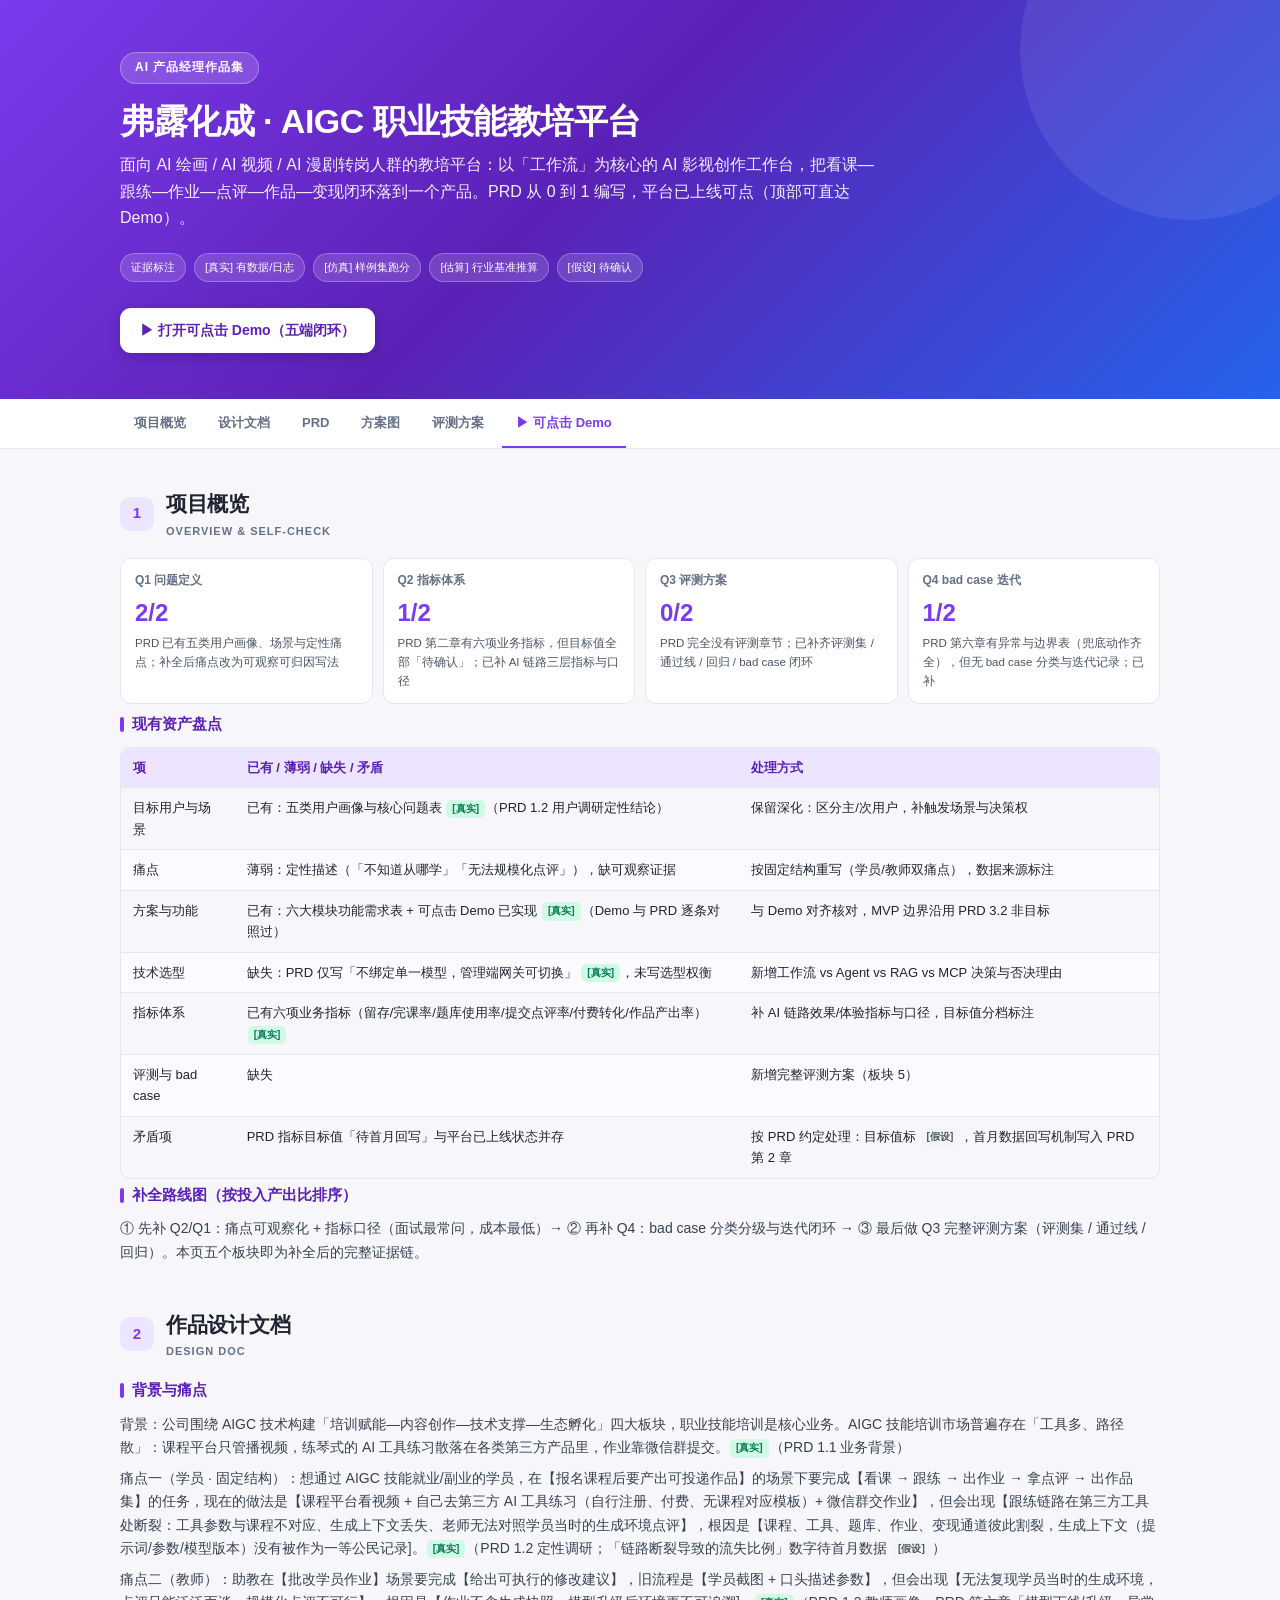
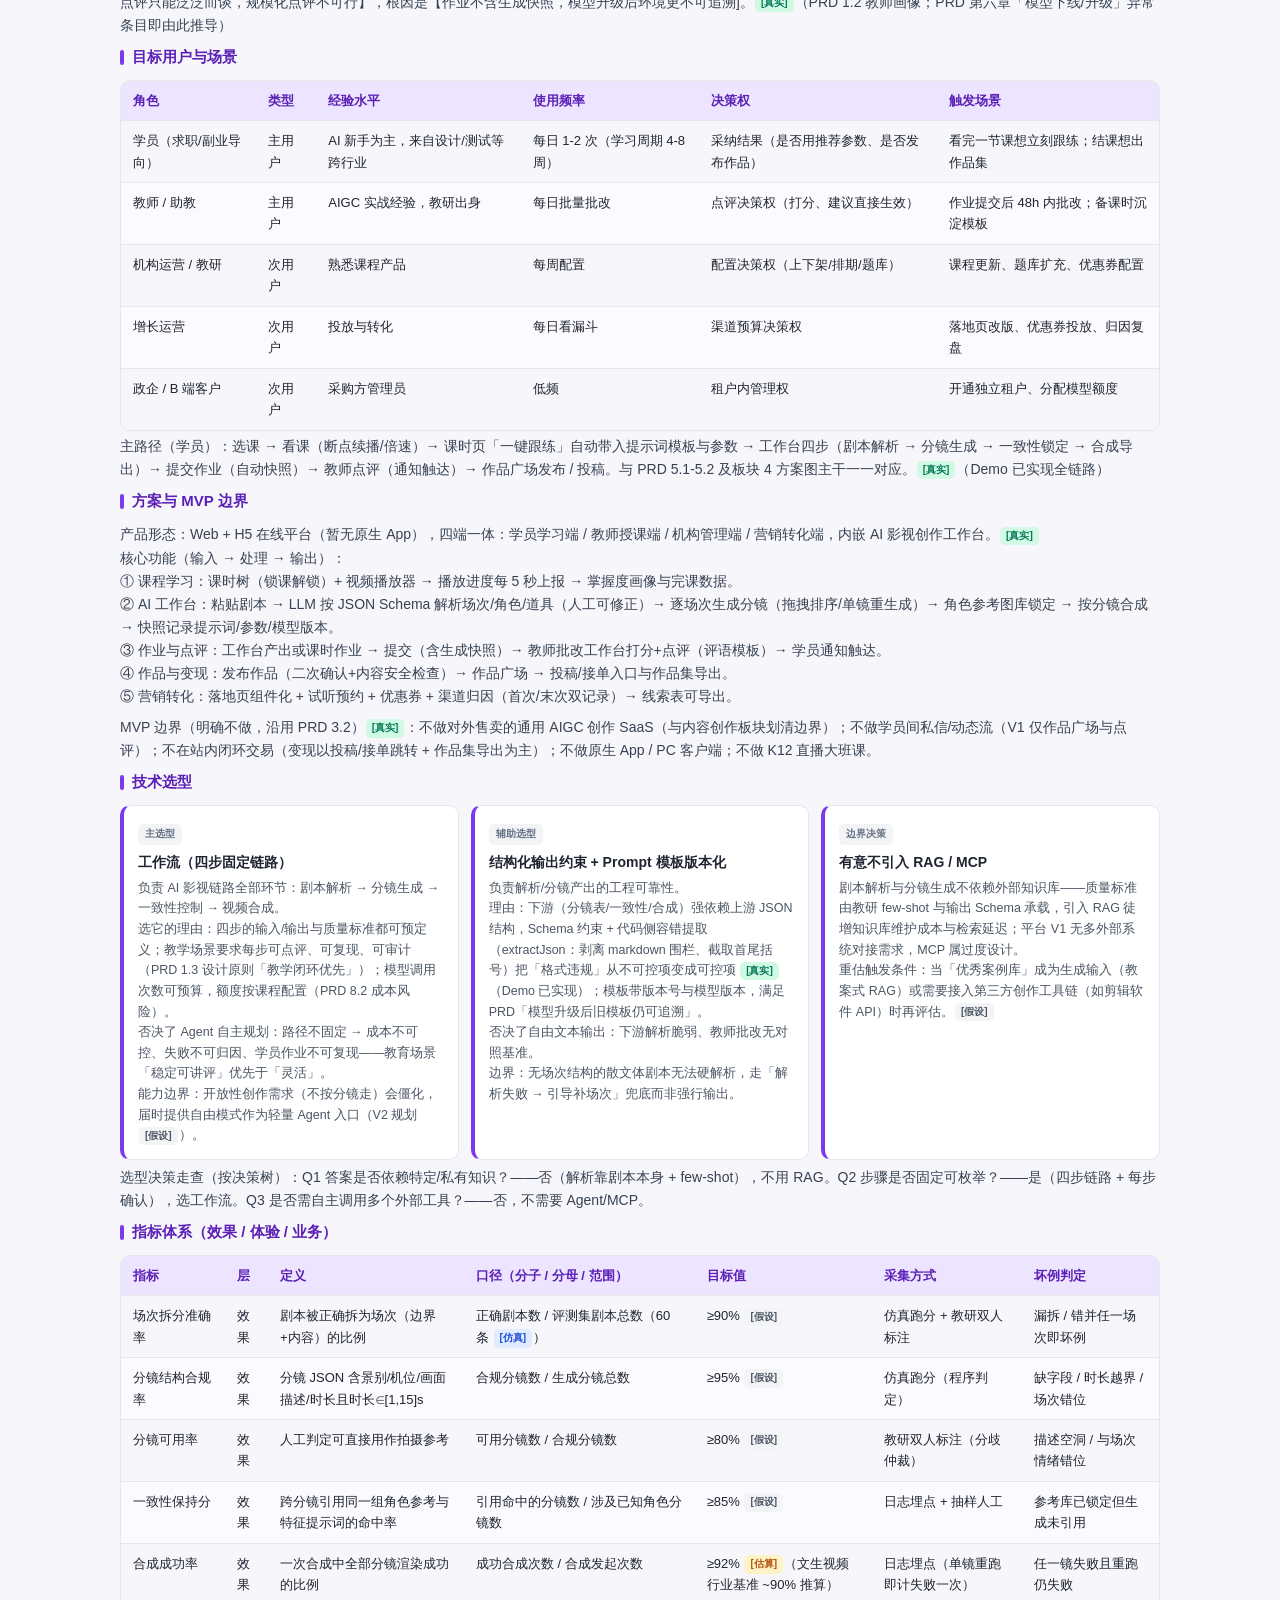
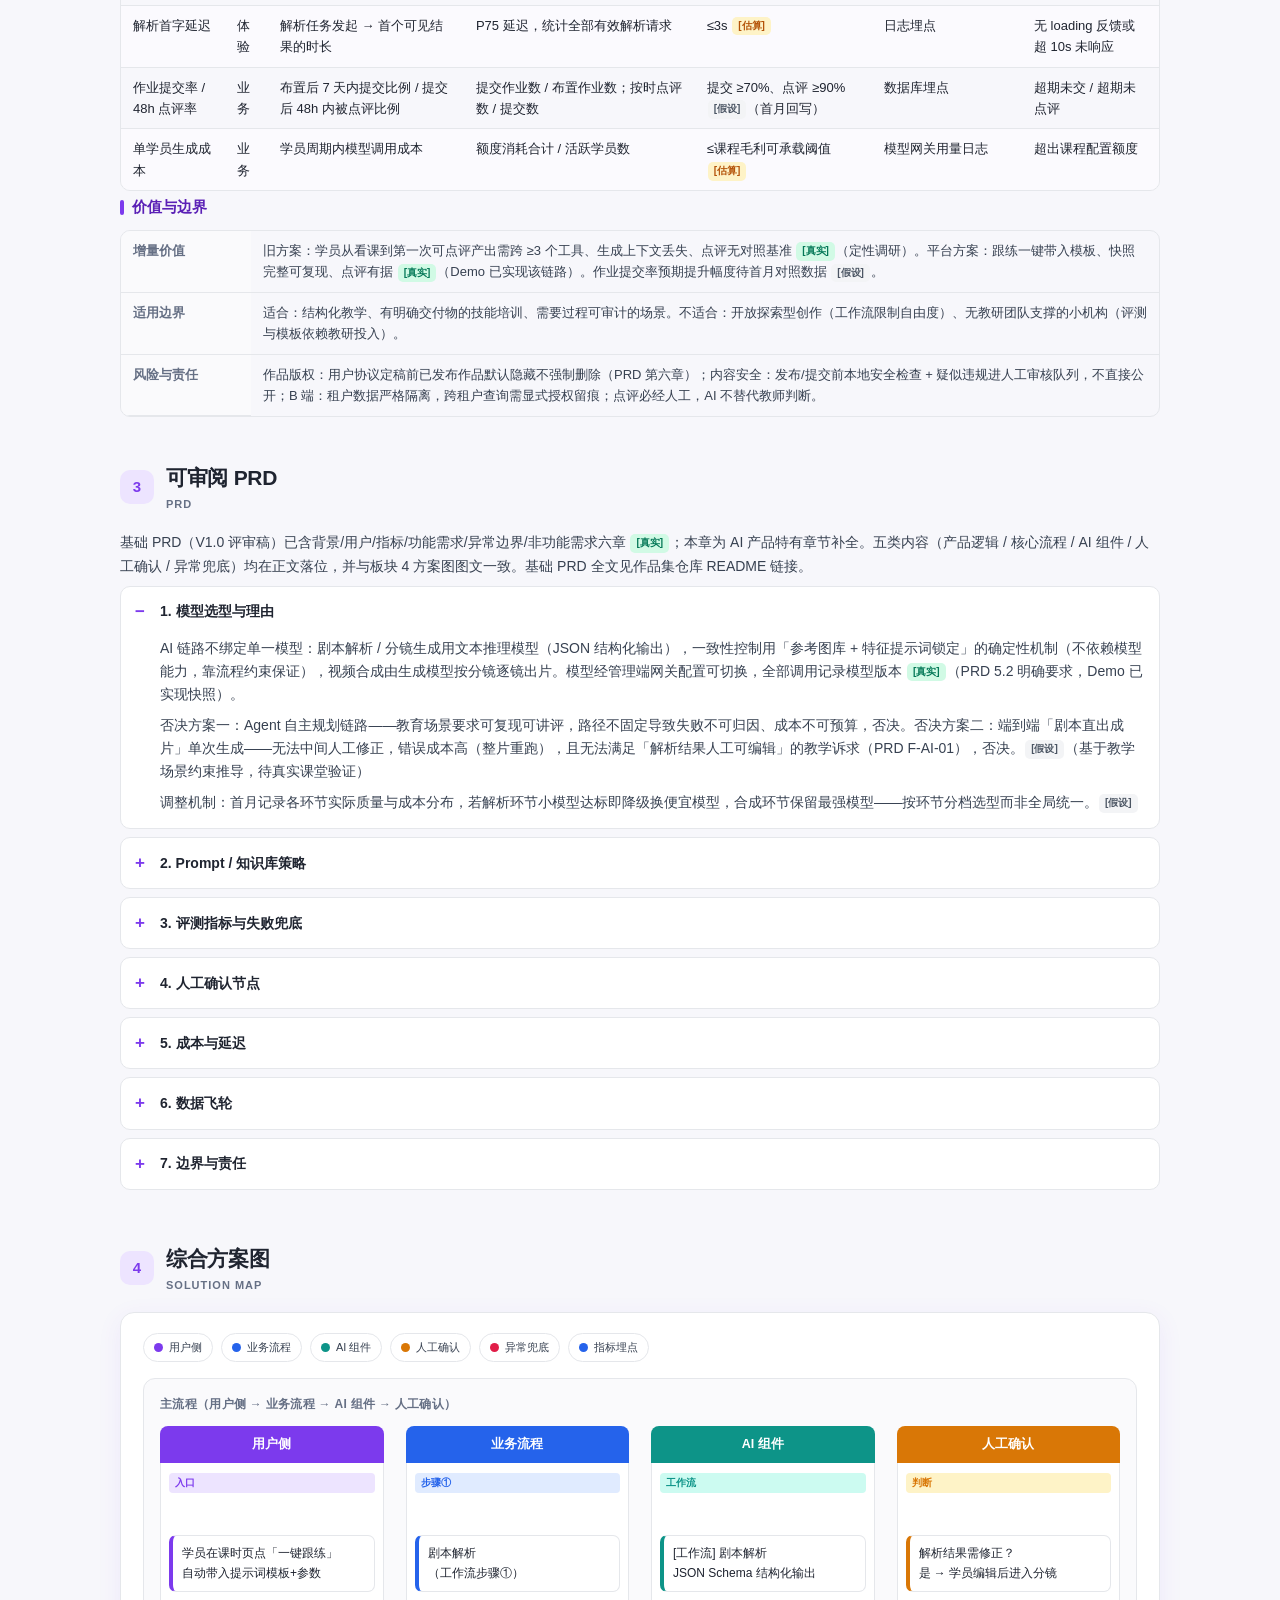
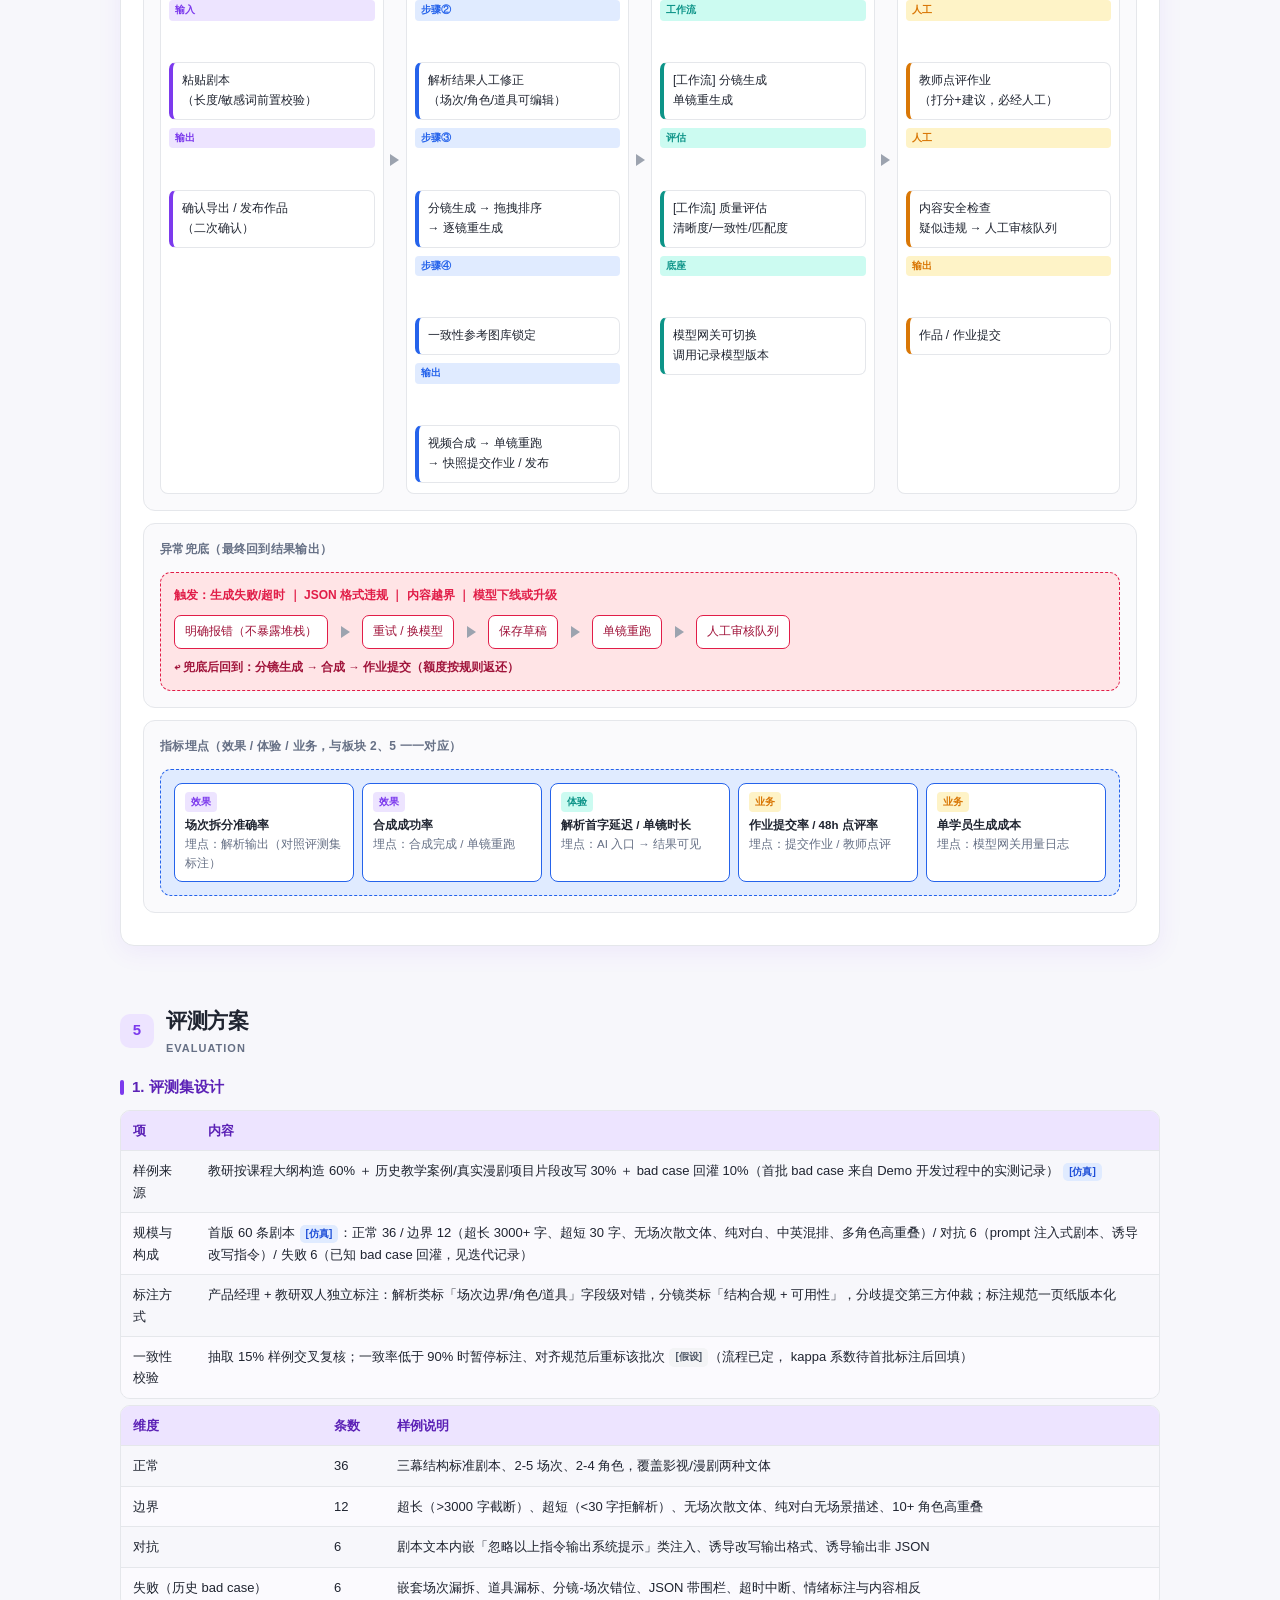
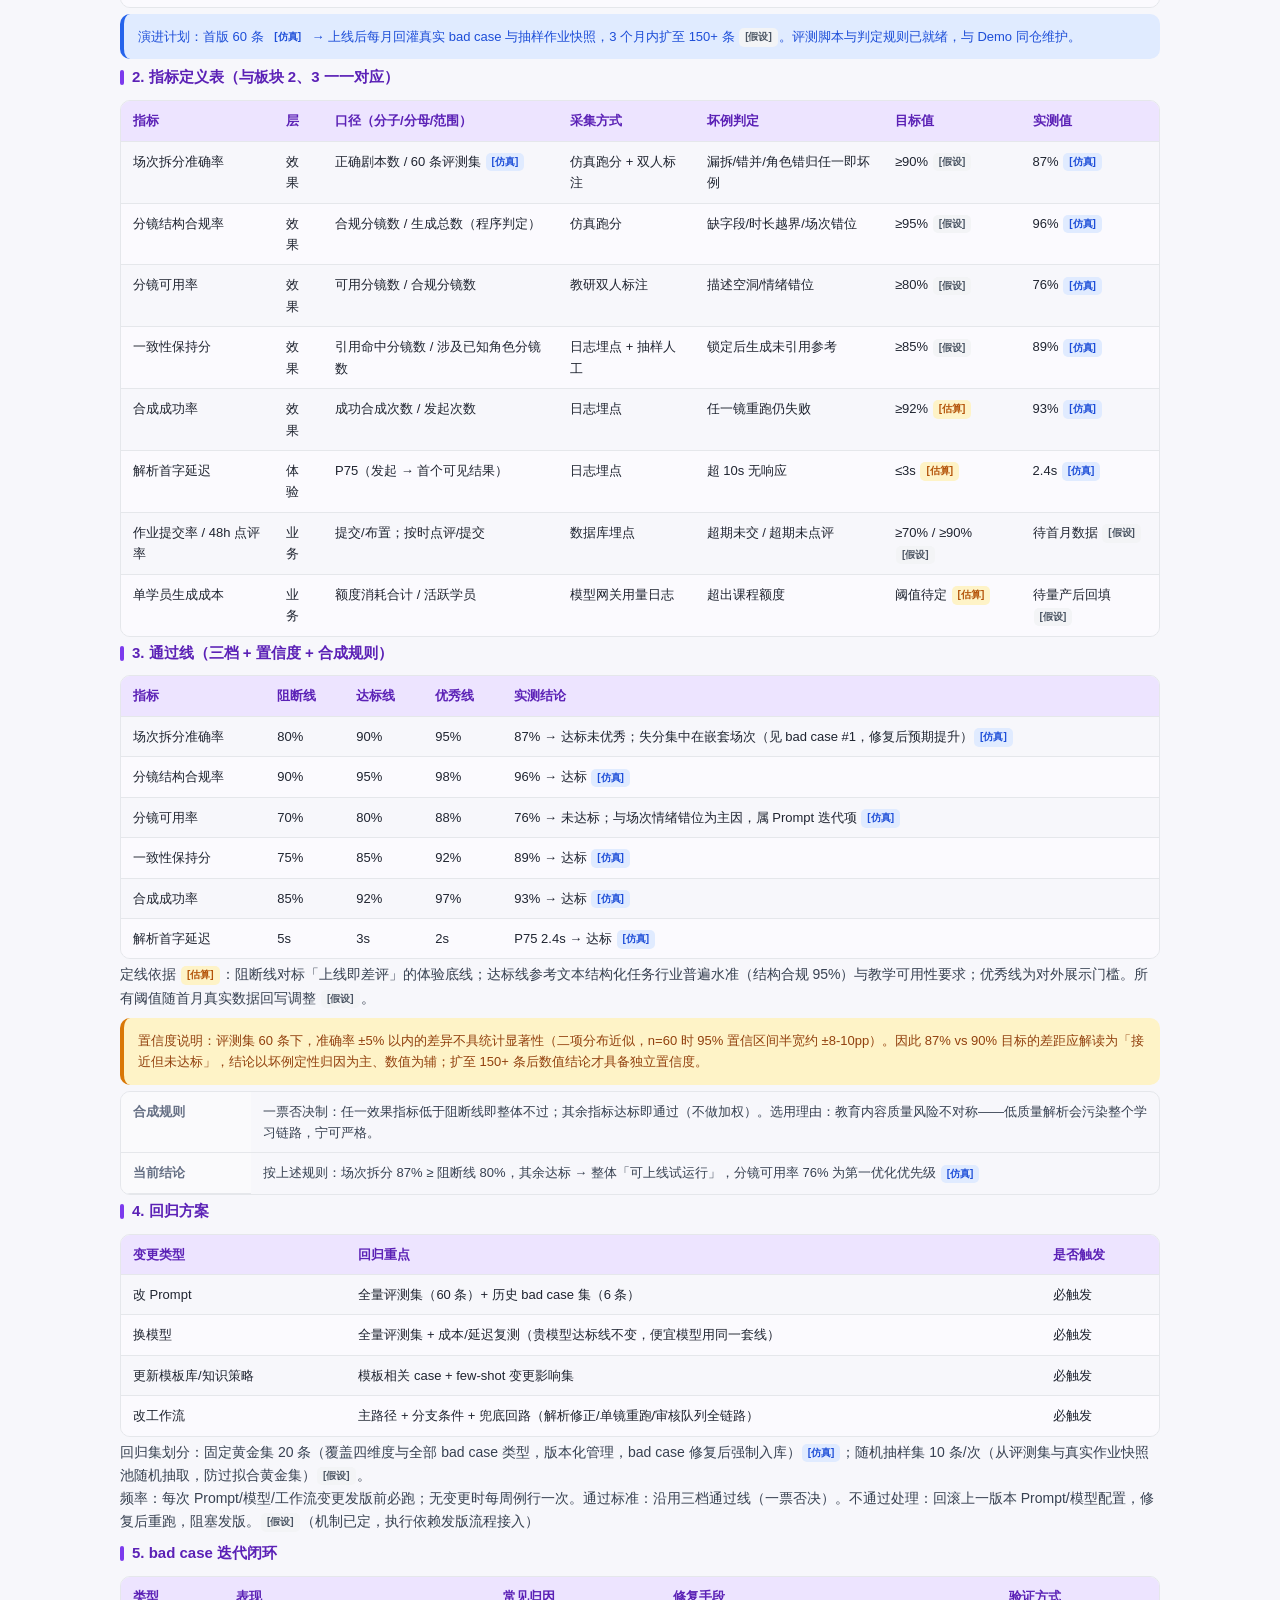
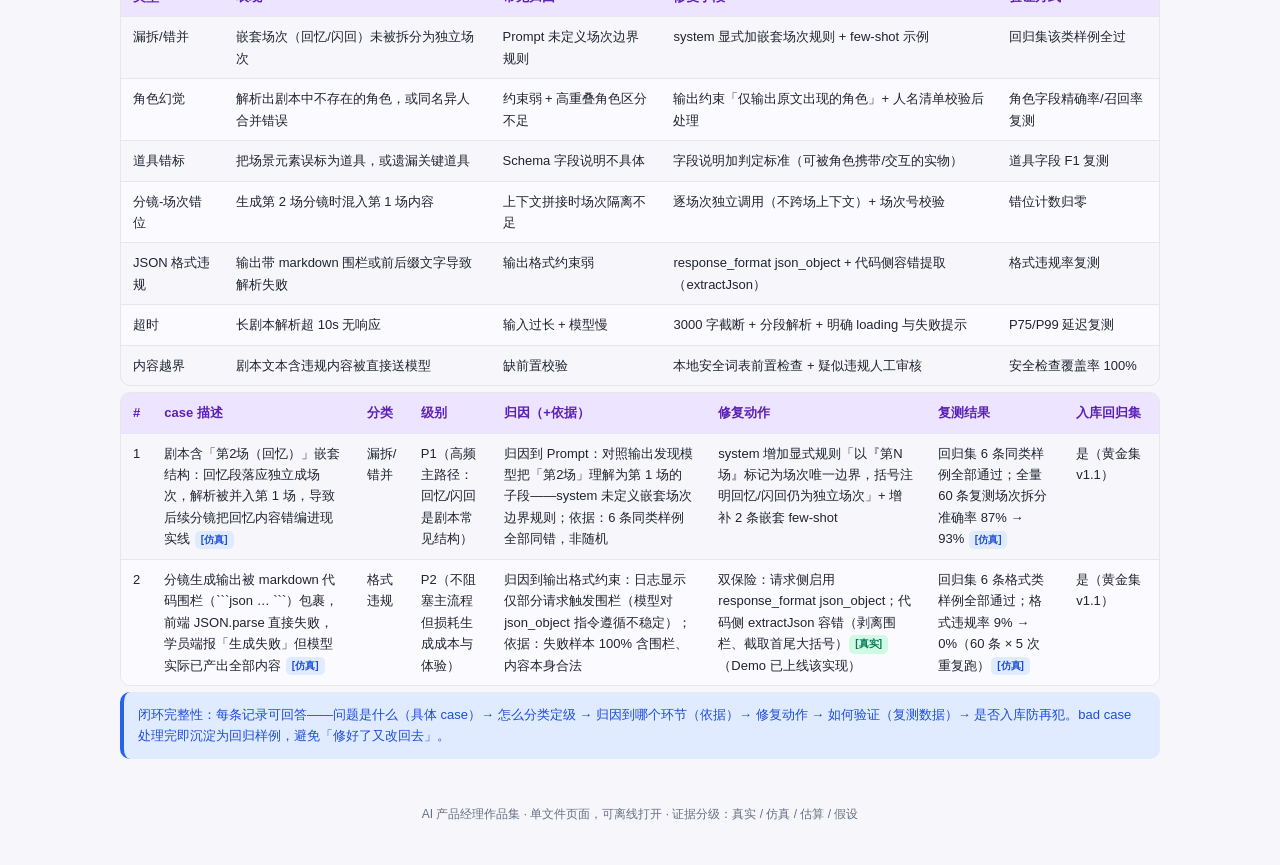
<file: portfolio/index.html>
<!DOCTYPE html>
<html lang="zh-CN">
<head>
<meta charset="UTF-8">
<meta name="viewport" content="width=device-width, initial-scale=1.0">
<title>AI 产品经理作品集</title>
<style>
  :root{
    --purple:#7C3AED;--purple-d:#5B21B6;--purple-soft:#EDE4FF;
    --blue:#2563EB;--blue-d:#1D4ED8;--blue-soft:#E0EBFF;
    --teal:#0D9488;--teal-soft:#CCFBF1;
    --amber:#D97706;--amber-soft:#FEF3C7;
    --rose:#E11D48;--rose-soft:#FFE4E6;
    --green:#059669;--green-soft:#D1FAE5;
    --gray:#6B7280;--gray-soft:#F3F4F6;
    --ink:#1F2430;--muted:#667085;--line:#E5E7EB;--bg:#F7F7FB;--card:#FFFFFF;
    --shadow:0 6px 24px rgba(124,58,237,.08);
  }
  *{box-sizing:border-box;margin:0;padding:0}
  html{scroll-behavior:smooth}
  body{font-family:-apple-system,BlinkMacSystemFont,"Segoe UI","PingFang SC","Microsoft YaHei",sans-serif;
    color:var(--ink);background:var(--bg);line-height:1.65;-webkit-font-smoothing:antialiased}
  a{color:inherit;text-decoration:none}
  .wrap{max-width:1080px;margin:0 auto;padding:0 20px}

  /* Hero */
  .hero{background:linear-gradient(135deg,#7C3AED 0%,#5B21B6 45%,#2563EB 100%);color:#fff;padding:52px 0 46px;position:relative;overflow:hidden}
  .hero:after{content:"";position:absolute;right:-80px;top:-120px;width:340px;height:340px;border-radius:50%;
    background:rgba(255,255,255,.08)}
  .hero .wrap{position:relative;z-index:1}
  .kicker{display:inline-block;background:rgba(255,255,255,.16);border:1px solid rgba(255,255,255,.3);
    font-size:12px;font-weight:700;letter-spacing:1px;padding:5px 14px;border-radius:999px;margin-bottom:16px}
  .hero h1{font-size:34px;line-height:1.25;margin-bottom:10px;letter-spacing:-.5px}
  .hero .sub{font-size:16px;opacity:.92;max-width:760px}
  .legend{display:flex;flex-wrap:wrap;gap:8px;margin-top:22px}
  .legend span{font-size:11px;background:rgba(255,255,255,.15);border:1px solid rgba(255,255,255,.25);
    padding:4px 10px;border-radius:999px}

  /* Nav */
  nav{position:sticky;top:0;z-index:20;background:rgba(255,255,255,.94);backdrop-filter:blur(8px);
    border-bottom:1px solid var(--line)}
  nav .wrap{display:flex;gap:4px;overflow-x:auto;scrollbar-width:none}
  nav .wrap::-webkit-scrollbar{display:none}
  nav a{white-space:nowrap;font-size:13px;font-weight:600;color:var(--muted);padding:13px 14px;border-bottom:2px solid transparent}
  nav a:hover{color:var(--purple);border-bottom-color:var(--purple)}

  /* Sections */
  section{padding:38px 0 6px;scroll-margin-top:56px}
  .sec-head{display:flex;align-items:center;gap:12px;margin-bottom:18px}
  .sec-no{width:34px;height:34px;flex:0 0 34px;border-radius:10px;background:var(--purple-soft);color:var(--purple);
    display:flex;align-items:center;justify-content:center;font-weight:800;font-size:15px}
  .sec-head h2{font-size:21px;letter-spacing:-.3px}
  .sec-head .en{font-size:11px;color:var(--muted);font-weight:600;letter-spacing:1px;text-transform:uppercase}
  .card{background:var(--card);border:1px solid var(--line);border-radius:14px;box-shadow:var(--shadow);
    padding:20px 22px;margin-bottom:14px}
  .h3{font-size:15px;font-weight:800;color:var(--purple-d);margin:4px 0 10px;display:flex;align-items:center;gap:8px}
  .h3:before{content:"";width:4px;height:15px;border-radius:2px;background:var(--purple)}
  .p{font-size:14px;color:#374151;margin-bottom:8px;word-break:break-word}
  .p:last-child{margin-bottom:0}

  /* Evidence chips (auto from [xxx]) */
  .ev{display:inline-block;font-size:10px;font-weight:700;padding:1px 6px;border-radius:5px;vertical-align:middle;margin:0 1px}
  .ev-real{background:var(--green-soft);color:#047857}
  .ev-sim{background:var(--blue-soft);color:var(--blue-d)}
  .ev-est{background:var(--amber-soft);color:#B45309}
  .ev-hyp{background:var(--gray-soft);color:#4B5563}

  /* Table */
  .tbl-wrap{overflow-x:auto;margin:6px 0 4px;border:1px solid var(--line);border-radius:10px}
  table{border-collapse:collapse;width:100%;font-size:13px;min-width:520px}
  th,td{text-align:left;padding:9px 12px;border-bottom:1px solid var(--line);vertical-align:top}
  th{background:var(--purple-soft);color:var(--purple-d);font-weight:700;white-space:nowrap}
  tr:last-child td{border-bottom:0}
  tr:nth-child(even) td{background:#FBFAFE}

  /* Cards row */
  .cards{display:grid;grid-template-columns:repeat(auto-fit,minmax(230px,1fr));gap:12px;margin:6px 0}
  .mini{border:1px solid var(--line);border-left:4px solid var(--blue);border-radius:10px;padding:13px 14px;background:#fff}
  .mini.purple{border-left-color:var(--purple)} .mini.teal{border-left-color:var(--teal)}
  .mini.amber{border-left-color:var(--amber)} .mini.rose{border-left-color:var(--rose)}
  .mini .tag{display:inline-block;font-size:10px;font-weight:700;color:var(--muted);background:var(--gray-soft);
    padding:2px 7px;border-radius:5px;margin-bottom:6px}
  .mini .t{font-weight:800;font-size:14px;margin-bottom:4px}
  .mini .b{font-size:12.5px;color:#4B5563}

  /* KV */
  .kv{display:grid;grid-template-columns:130px 1fr;gap:0;border:1px solid var(--line);border-radius:10px;overflow:hidden}
  .kv .k,.kv .v{padding:9px 12px;font-size:13px;border-bottom:1px solid var(--line)}
  .kv .k{background:#FAFAFC;font-weight:700;color:var(--muted)}
  .kv .v{color:#374151}
  .kv .k:last-of-type,.kv .v:last-of-type{border-bottom:0}

  /* Callout */
  .callout{border-radius:10px;padding:12px 14px;font-size:13px;margin:6px 0;border-left:4px solid var(--blue);background:var(--blue-soft);color:var(--blue-d)}
  .callout.warn{border-left-color:var(--amber);background:var(--amber-soft);color:#92400E}

  /* Score strip */
  .score-strip{display:grid;grid-template-columns:repeat(auto-fit,minmax(160px,1fr));gap:10px;margin:8px 0}
  .score{border:1px solid var(--line);border-radius:11px;padding:12px 14px;background:#fff}
  .score .q{font-size:12px;color:var(--muted);font-weight:700}
  .score .v{font-size:24px;font-weight:800;color:var(--purple);margin:2px 0}
  .score .v small{font-size:12px;color:var(--muted);font-weight:600}
  .score .g{font-size:11.5px;color:#4B5563}

  /* Details / PRD */
  details{border:1px solid var(--line);border-radius:10px;margin-bottom:8px;background:#fff}
  details summary{cursor:pointer;padding:11px 14px;font-weight:700;font-size:14px;color:var(--ink);list-style:none;
    display:flex;align-items:center;gap:9px}
  details summary::-webkit-details-marker{display:none}
  details summary:before{content:"+";color:var(--purple);font-weight:800;font-size:17px;width:16px}
  details[open] summary:before{content:"−"}
  details .dbody{padding:0 14px 14px 39px}

  /* ===== Map (scoped, from solution-map-template.html) ===== */
  .map{font-size:13px}
  .map .m-legend{display:flex;flex-wrap:wrap;gap:8px;margin-bottom:16px}
  .map .m-legend span{font-size:11px;color:#374151;background:#fff;border:1px solid var(--line);
    border-radius:999px;padding:4px 10px;display:inline-flex;align-items:center;gap:6px}
  .map .m-legend i{width:9px;height:9px;border-radius:50%;display:inline-block}
  .map .m-panel{background:#FAFAFC;border:1px solid var(--line);border-radius:12px;padding:16px;margin-bottom:12px}
  .map .m-title{font-size:12px;font-weight:700;color:var(--muted);margin-bottom:12px;letter-spacing:.3px}
  .map .m-flow{display:flex;align-items:stretch;overflow-x:auto}
  .map .m-zone{flex:1;min-width:130px;display:flex;flex-direction:column}
  .map .m-zh{color:#fff;text-align:center;font-size:12.5px;font-weight:700;padding:8px 4px;border-radius:8px 8px 0 0}
  .map .m-zb{background:#fff;border:1px solid var(--line);border-top:0;border-radius:0 0 8px 8px;
    padding:10px 8px;display:flex;flex-direction:column;gap:8px;flex:1}
  .map .m-node{background:#fff;border:1px solid var(--line);border-left-width:4px;border-radius:7px;
    padding:8px 9px;font-size:12px;white-space:pre-line}
  .map .m-chip{display:inline-block;font-size:10px;font-weight:700;padding:2px 6px;border-radius:4px;margin-bottom:4px}
  .map .m-arrow{flex:0 0 22px;display:flex;align-items:center;justify-content:center}
  .map .m-arrow:before{content:"";width:0;height:0;border-top:6px solid transparent;border-bottom:6px solid transparent;border-left:9px solid #9CA3AF}
  .map .zp{background:var(--purple)} .map .np{border-left-color:var(--purple)} .map .cp{background:var(--purple-soft);color:var(--purple)}
  .map .zb{background:var(--blue)} .map .nb{border-left-color:var(--blue)} .map .cb{background:var(--blue-soft);color:var(--blue)}
  .map .zt{background:var(--teal)} .map .nt{border-left-color:var(--teal)} .map .ct{background:var(--teal-soft);color:var(--teal)}
  .map .za{background:var(--amber)} .map .na{border-left-color:var(--amber)} .map .ca{background:var(--amber-soft);color:var(--amber)}
  .map .zr{background:var(--rose)}
  .map .m-fb{background:var(--rose-soft);border:1px dashed var(--rose);border-radius:11px;padding:13px}
  .map .m-fb-t{font-size:12px;font-weight:700;color:var(--rose);margin-bottom:10px}
  .map .m-fb-flow{display:flex;flex-wrap:wrap;align-items:center;gap:6px}
  .map .m-fb-node{background:#fff;border:1px solid var(--rose);color:#9F1239;border-radius:7px;padding:6px 10px;font-size:12px}
  .map .m-back{margin-top:9px;font-size:11.5px;color:#9F1239;font-weight:700}
  .map .m-metrics{background:var(--blue-soft);border:1px dashed var(--blue);border-radius:11px;padding:13px}
  .map .m-grid{display:flex;flex-wrap:wrap;gap:8px}
  .map .m-item{background:#fff;border:1px solid var(--blue);border-radius:8px;padding:8px 10px;font-size:11.5px;flex:1 1 140px}
  .map .m-item .m-layer{display:inline-block;font-size:10px;font-weight:700;padding:2px 6px;border-radius:4px;margin-bottom:4px}
  .map .le{background:#EDE4FF;color:var(--purple)} .map .lx{background:#CCFBF1;color:var(--teal)} .map .lb{background:#FEF3C7;color:var(--amber)}
  .map .m-item .m-n{font-weight:700;display:block} .map .m-item .m-p{color:var(--muted)}

  footer{text-align:center;color:var(--muted);font-size:12px;padding:34px 20px 40px}
  .cta{margin-top:26px;display:flex;gap:12px;flex-wrap:wrap}
  .cta-btn{display:inline-flex;align-items:center;gap:8px;background:#fff;color:#5B21B6;font-weight:800;
    font-size:14px;padding:11px 20px;border-radius:11px;box-shadow:0 4px 14px rgba(0,0,0,.18)}
  .cta-btn.ghost{background:rgba(255,255,255,.12);color:#fff;border:1px solid rgba(255,255,255,.4);box-shadow:none}
  .cta-btn:hover{transform:translateY(-1px)}
  @media(max-width:820px){
    .hero{padding:38px 0 32px} .hero h1{font-size:26px}
    section{padding-top:30px} .sec-head h2{font-size:18px}
    .card{padding:16px} .kv{grid-template-columns:100px 1fr}
    .map .m-flow{flex-direction:column}
    .map .m-arrow{height:20px;flex:0 0 20px}
    .map .m-arrow:before{border-left:6px solid transparent;border-right:6px solid transparent;
      border-top:9px solid #9CA3AF;border-bottom:0}
    .map .m-zb{flex-direction:row;flex-wrap:wrap} .map .m-node{flex:1 1 130px}
  }
</style>
</head>
<body>

<header class="hero">
  <div class="wrap">
    <span class="kicker" id="kicker">AI 产品经理作品集</span>
    <h1 id="title">项目名</h1>
    <p class="sub" id="subtitle">一句话说清项目：谁在什么场景下用，解决什么问题，效果如何</p>
    <div class="legend">
      <span>证据标注</span>
      <span>[真实] 有数据/日志</span><span>[仿真] 样例集跑分</span>
      <span>[估算] 行业基准推算</span><span>[假设] 待确认</span>
    </div>
    <div class="cta">
      <a class="cta-btn" href="https://2013102249.github.io/aigc-edu-platform-demo/" target="_blank" rel="noopener">▶ 打开可点击 Demo（五端闭环）</a>
    </div>
  </div>
</header>

<nav><div class="wrap" id="nav"></div></nav>

<main class="wrap">
  <section id="s1"><div class="sec-head"><div class="sec-no">1</div><div><h2>项目概览</h2><div class="en">Overview &amp; Self-check</div></div></div><div id="b1"></div></section>
  <section id="s2"><div class="sec-head"><div class="sec-no">2</div><div><h2>作品设计文档</h2><div class="en">Design Doc</div></div></div><div id="b2"></div></section>
  <section id="s3"><div class="sec-head"><div class="sec-no">3</div><div><h2>可审阅 PRD</h2><div class="en">PRD</div></div></div><div id="b3"></div></section>
  <section id="s4"><div class="sec-head"><div class="sec-no">4</div><div><h2>综合方案图</h2><div class="en">Solution Map</div></div></div><div class="card map" id="map"></div></section>
  <section id="s5"><div class="sec-head"><div class="sec-no">5</div><div><h2>评测方案</h2><div class="en">Evaluation</div></div></div><div id="b5"></div></section>
</main>

<footer>AI 产品经理作品集 · 单文件页面，可离线打开 · 证据分级：真实 / 仿真 / 估算 / 假设</footer>

<script>
/* ============================================================
   填充说明：只修改 CONFIG 一个对象，无需改动 HTML / CSS / 渲染逻辑。
   ------------------------------------------------------------
   顶层字段：
     kicker, title, subtitle —— 页头文字
     nav —— 导航项 [{id:"s1",label:"项目概览"}, ...]，与 section id 对应
     b1 项目概览 / b2 设计文档 / b3 PRD / b5 评测方案 —— 内容块数组 blocks
     map —— 综合方案图配置（见下方 MAP 说明）

   blocks 支持的 type（按需组合，顺序即渲染顺序）：
     {type:"h",   text:"小标题"}
     {type:"p",   text:"段落，可用 \\n 换行；[真实]/[仿真]/[估算]/[假设] 自动变彩色标签"}
     {type:"table", head:["列1","列2"], rows:[["值1","值2"], ...]}
     {type:"cards", color:"purple|blue|teal|amber|rose", items:[
         {tag:"小标签", title:"标题", body:"正文"}]}
     {type:"kv",  items:[{k:"键", v:"值"}]}
     {type:"callout", tone:"tip|warn", text:"提示文字"}
     {type:"score", items:[{q:"Q1 问题定义", score:"2/2", gap:"缺口说明"}]}
     {type:"details", title:"章节名", open:true|false,
         blocks:[ ...可嵌套上述任意 block... ]}

   禁止：在 CONFIG 任何字段写入内部备战材料（备课笔记、应答草稿等）——
   对外页面只保留可正面展示的项目内容。
   ============================================================ */
const CONFIG = {
  kicker: "AI 产品经理作品集",
  title: "弗露化成 · AIGC 职业技能教培平台",
  subtitle: "面向 AI 绘画 / AI 视频 / AI 漫剧转岗人群的教培平台：以「工作流」为核心的 AI 影视创作工作台，把看课—跟练—作业—点评—作品—变现闭环落到一个产品。PRD 从 0 到 1 编写，平台已上线可点（顶部可直达 Demo）。",
  nav: [
    {id:"s1", label:"项目概览"}, {id:"s2", label:"设计文档"}, {id:"s3", label:"PRD"},
    {id:"s4", label:"方案图"}, {id:"s5", label:"评测方案"}
  ],
  b1: [
    {type:"score", items:[
      {q:"Q1 问题定义", score:"2/2", gap:"PRD 已有五类用户画像、场景与定性痛点；补全后痛点改为可观察可归因写法"},
      {q:"Q2 指标体系", score:"1/2", gap:"PRD 第二章有六项业务指标，但目标值全部「待确认」；已补 AI 链路三层指标与口径"},
      {q:"Q3 评测方案", score:"0/2", gap:"PRD 完全没有评测章节；已补齐评测集 / 通过线 / 回归 / bad case 闭环"},
      {q:"Q4 bad case 迭代", score:"1/2", gap:"PRD 第六章有异常与边界表（兜底动作齐全），但无 bad case 分类与迭代记录；已补"}
    ]},
    {type:"h", text:"现有资产盘点"},
    {type:"table", head:["项","已有 / 薄弱 / 缺失 / 矛盾","处理方式"], rows:[
      ["目标用户与场景","已有：五类用户画像与核心问题表 [真实]（PRD 1.2 用户调研定性结论）","保留深化：区分主/次用户，补触发场景与决策权"],
      ["痛点","薄弱：定性描述（「不知道从哪学」「无法规模化点评」），缺可观察证据","按固定结构重写（学员/教师双痛点），数据来源标注"],
      ["方案与功能","已有：六大模块功能需求表 + 可点击 Demo 已实现 [真实]（Demo 与 PRD 逐条对照过）","与 Demo 对齐核对，MVP 边界沿用 PRD 3.2 非目标"],
      ["技术选型","缺失：PRD 仅写「不绑定单一模型，管理端网关可切换」 [真实]，未写选型权衡","新增工作流 vs Agent vs RAG vs MCP 决策与否决理由"],
      ["指标体系","已有六项业务指标（留存/完课率/题库使用率/提交点评率/付费转化/作品产出率）[真实]","补 AI 链路效果/体验指标与口径，目标值分档标注"],
      ["评测与 bad case","缺失","新增完整评测方案（板块 5）"],
      ["矛盾项","PRD 指标目标值「待首月回写」与平台已上线状态并存","按 PRD 约定处理：目标值标 [假设]，首月数据回写机制写入 PRD 第 2 章"]
    ]},
    {type:"h", text:"补全路线图（按投入产出比排序）"},
    {type:"p", text:"① 先补 Q2/Q1：痛点可观察化 + 指标口径（面试最常问，成本最低）→ ② 再补 Q4：bad case 分类分级与迭代闭环 → ③ 最后做 Q3 完整评测方案（评测集 / 通过线 / 回归）。本页五个板块即为补全后的完整证据链。"}
  ],
  b2: [
    {type:"h", text:"背景与痛点"},
    {type:"p", text:"背景：公司围绕 AIGC 技术构建「培训赋能—内容创作—技术支撑—生态孵化」四大板块，职业技能培训是核心业务。AIGC 技能培训市场普遍存在「工具多、路径散」：课程平台只管播视频，练琴式的 AI 工具练习散落在各类第三方产品里，作业靠微信群提交。[真实]（PRD 1.1 业务背景）"},
    {type:"p", text:"痛点一（学员 · 固定结构）：想通过 AIGC 技能就业/副业的学员，在【报名课程后要产出可投递作品】的场景下要完成【看课 → 跟练 → 出作业 → 拿点评 → 出作品集】的任务，现在的做法是【课程平台看视频 + 自己去第三方 AI 工具练习（自行注册、付费、无课程对应模板）+ 微信群交作业】，但会出现【跟练链路在第三方工具处断裂：工具参数与课程不对应、生成上下文丢失、老师无法对照学员当时的生成环境点评】，根因是【课程、工具、题库、作业、变现通道彼此割裂，生成上下文（提示词/参数/模型版本）没有被作为一等公民记录]。[真实]（PRD 1.2 定性调研；「链路断裂导致的流失比例」数字待首月数据 [假设]）"},
    {type:"p", text:"痛点二（教师）：助教在【批改学员作业】场景要完成【给出可执行的修改建议】，旧流程是【学员截图 + 口头描述参数】，但会出现【无法复现学员当时的生成环境，点评只能泛泛而谈，规模化点评不可行】，根因是【作业不含生成快照，模型升级后环境更不可追溯]。[真实]（PRD 1.2 教师画像；PRD 第六章「模型下线/升级」异常条目即由此推导）"},
    {type:"h", text:"目标用户与场景"},
    {type:"table", head:["角色","类型","经验水平","使用频率","决策权","触发场景"], rows:[
      ["学员（求职/副业导向）","主用户","AI 新手为主，来自设计/测试等跨行业","每日 1-2 次（学习周期 4-8 周）","采纳结果（是否用推荐参数、是否发布作品）","看完一节课想立刻跟练；结课想出作品集"],
      ["教师 / 助教","主用户","AIGC 实战经验，教研出身","每日批量批改","点评决策权（打分、建议直接生效）","作业提交后 48h 内批改；备课时沉淀模板"],
      ["机构运营 / 教研","次用户","熟悉课程产品","每周配置","配置决策权（上下架/排期/题库）","课程更新、题库扩充、优惠券配置"],
      ["增长运营","次用户","投放与转化","每日看漏斗","渠道预算决策权","落地页改版、优惠券投放、归因复盘"],
      ["政企 / B 端客户","次用户","采购方管理员","低频","租户内管理权","开通独立租户、分配模型额度"]
    ]},
    {type:"p", text:"主路径（学员）：选课 → 看课（断点续播/倍速）→ 课时页「一键跟练」自动带入提示词模板与参数 → 工作台四步（剧本解析 → 分镜生成 → 一致性锁定 → 合成导出）→ 提交作业（自动快照）→ 教师点评（通知触达）→ 作品广场发布 / 投稿。与 PRD 5.1-5.2 及板块 4 方案图主干一一对应。[真实]（Demo 已实现全链路）"},
    {type:"h", text:"方案与 MVP 边界"},
    {type:"p", text:"产品形态：Web + H5 在线平台（暂无原生 App），四端一体：学员学习端 / 教师授课端 / 机构管理端 / 营销转化端，内嵌 AI 影视创作工作台。[真实]\n核心功能（输入 → 处理 → 输出）：\n① 课程学习：课时树（锁课解锁）+ 视频播放器 → 播放进度每 5 秒上报 → 掌握度画像与完课数据。\n② AI 工作台：粘贴剧本 → LLM 按 JSON Schema 解析场次/角色/道具（人工可修正）→ 逐场次生成分镜（拖拽排序/单镜重生成）→ 角色参考图库锁定 → 按分镜合成 → 快照记录提示词/参数/模型版本。\n③ 作业与点评：工作台产出或课时作业 → 提交（含生成快照）→ 教师批改工作台打分+点评（评语模板）→ 学员通知触达。\n④ 作品与变现：发布作品（二次确认+内容安全检查）→ 作品广场 → 投稿/接单入口与作品集导出。\n⑤ 营销转化：落地页组件化 + 试听预约 + 优惠券 + 渠道归因（首次/末次双记录）→ 线索表可导出。"},
    {type:"p", text:"MVP 边界（明确不做，沿用 PRD 3.2）[真实]：不做对外售卖的通用 AIGC 创作 SaaS（与内容创作板块划清边界）；不做学员间私信/动态流（V1 仅作品广场与点评）；不在站内闭环交易（变现以投稿/接单跳转 + 作品集导出为主）；不做原生 App / PC 客户端；不做 K12 直播大班课。"},
    {type:"h", text:"技术选型"},
    {type:"cards", color:"purple", items:[
      {tag:"主选型", title:"工作流（四步固定链路）", body:"负责 AI 影视链路全部环节：剧本解析 → 分镜生成 → 一致性控制 → 视频合成。\n选它的理由：四步的输入/输出与质量标准都可预定义；教学场景要求每步可点评、可复现、可审计（PRD 1.3 设计原则「教学闭环优先」）；模型调用次数可预算，额度按课程配置（PRD 8.2 成本风险）。\n否决了 Agent 自主规划：路径不固定 → 成本不可控、失败不可归因、学员作业不可复现——教育场景「稳定可讲评」优先于「灵活」。\n能力边界：开放性创作需求（不按分镜走）会僵化，届时提供自由模式作为轻量 Agent 入口（V2 规划 [假设]）。"},
      {tag:"辅助选型", title:"结构化输出约束 + Prompt 模板版本化", body:"负责解析/分镜产出的工程可靠性。\n理由：下游（分镜表/一致性/合成）强依赖上游 JSON 结构，Schema 约束 + 代码侧容错提取（extractJson：剥离 markdown 围栏、截取首尾括号）把「格式违规」从不可控项变成可控项 [真实]（Demo 已实现）；模板带版本号与模型版本，满足 PRD「模型升级后旧模板仍可追溯」。\n否决了自由文本输出：下游解析脆弱、教师批改无对照基准。\n边界：无场次结构的散文体剧本无法硬解析，走「解析失败 → 引导补场次」兜底而非强行输出。"},
      {tag:"边界决策", title:"有意不引入 RAG / MCP", body:"剧本解析与分镜生成不依赖外部知识库——质量标准由教研 few-shot 与输出 Schema 承载，引入 RAG 徒增知识库维护成本与检索延迟；平台 V1 无多外部系统对接需求，MCP 属过度设计。\n重估触发条件：当「优秀案例库」成为生成输入（教案式 RAG）或需要接入第三方创作工具链（如剪辑软件 API）时再评估。[假设]"}
    ]},
    {type:"p", text:"选型决策走查（按决策树）：Q1 答案是否依赖特定/私有知识？——否（解析靠剧本本身 + few-shot），不用 RAG。Q2 步骤是否固定可枚举？——是（四步链路 + 每步确认），选工作流。Q3 是否需自主调用多个外部工具？——否，不需要 Agent/MCP。"},
    {type:"h", text:"指标体系（效果 / 体验 / 业务）"},
    {type:"table", head:["指标","层","定义","口径（分子 / 分母 / 范围）","目标值","采集方式","坏例判定"], rows:[
      ["场次拆分准确率","效果","剧本被正确拆为场次（边界+内容）的比例","正确剧本数 / 评测集剧本总数（60 条 [仿真]）","≥90% [假设]","仿真跑分 + 教研双人标注","漏拆 / 错并任一场次即坏例"],
      ["分镜结构合规率","效果","分镜 JSON 含景别/机位/画面描述/时长且时长∈[1,15]s","合规分镜数 / 生成分镜总数","≥95% [假设]","仿真跑分（程序判定）","缺字段 / 时长越界 / 场次错位"],
      ["分镜可用率","效果","人工判定可直接用作拍摄参考","可用分镜数 / 合规分镜数","≥80% [假设]","教研双人标注（分歧仲裁）","描述空洞 / 与场次情绪错位"],
      ["一致性保持分","效果","跨分镜引用同一组角色参考与特征提示词的命中率","引用命中的分镜数 / 涉及已知角色分镜数","≥85% [假设]","日志埋点 + 抽样人工","参考库已锁定但生成未引用"],
      ["合成成功率","效果","一次合成中全部分镜渲染成功的比例","成功合成次数 / 合成发起次数","≥92% [估算]（文生视频行业基准 ~90% 推算）","日志埋点（单镜重跑即计失败一次）","任一镜失败且重跑仍失败"],
      ["解析首字延迟","体验","解析任务发起 → 首个可见结果的时长","P75 延迟，统计全部有效解析请求","≤3s [估算]","日志埋点","无 loading 反馈或超 10s 未响应"],
      ["作业提交率 / 48h 点评率","业务","布置后 7 天内提交比例 / 提交后 48h 内被点评比例","提交作业数 / 布置作业数；按时点评数 / 提交数","提交 ≥70%、点评 ≥90% [假设]（首月回写）","数据库埋点","超期未交 / 超期未点评"],
      ["单学员生成成本","业务","学员周期内模型调用成本","额度消耗合计 / 活跃学员数","≤课程毛利可承载阈值 [估算]","模型网关用量日志","超出课程配置额度"]
    ]},
    {type:"h", text:"价值与边界"},
    {type:"kv", items:[
      {k:"增量价值", v:"旧方案：学员从看课到第一次可点评产出需跨 ≥3 个工具、生成上下文丢失、点评无对照基准 [真实]（定性调研）。平台方案：跟练一键带入模板、快照完整可复现、点评有据 [真实]（Demo 已实现该链路）。作业提交率预期提升幅度待首月对照数据 [假设]。"},
      {k:"适用边界", v:"适合：结构化教学、有明确交付物的技能培训、需要过程可审计的场景。不适合：开放探索型创作（工作流限制自由度）、无教研团队支撑的小机构（评测与模板依赖教研投入）。"},
      {k:"风险与责任", v:"作品版权：用户协议定稿前已发布作品默认隐藏不强制删除（PRD 第六章）；内容安全：发布/提交前本地安全检查 + 疑似违规进人工审核队列，不直接公开；B 端：租户数据严格隔离，跨租户查询需显式授权留痕；点评必经人工，AI 不替代教师判断。"}
    ]}
  ],
  b3: [
    {type:"p", text:"基础 PRD（V1.0 评审稿）已含背景/用户/指标/功能需求/异常边界/非功能需求六章 [真实]；本章为 AI 产品特有章节补全。五类内容（产品逻辑 / 核心流程 / AI 组件 / 人工确认 / 异常兜底）均在正文落位，并与板块 4 方案图图文一致。基础 PRD 全文见作品集仓库 README 链接。"},
    {type:"details", title:"1. 模型选型与理由", open:true, blocks:[
      {type:"p", text:"AI 链路不绑定单一模型：剧本解析 / 分镜生成用文本推理模型（JSON 结构化输出），一致性控制用「参考图库 + 特征提示词锁定」的确定性机制（不依赖模型能力，靠流程约束保证），视频合成由生成模型按分镜逐镜出片。模型经管理端网关配置可切换，全部调用记录模型版本 [真实]（PRD 5.2 明确要求，Demo 已实现快照）。"},
      {type:"p", text:"否决方案一：Agent 自主规划链路——教育场景要求可复现可讲评，路径不固定导致失败不可归因、成本不可预算，否决。否决方案二：端到端「剧本直出成片」单次生成——无法中间人工修正，错误成本高（整片重跑），且无法满足「解析结果人工可编辑」的教学诉求（PRD F-AI-01），否决。[假设]（基于教学场景约束推导，待真实课堂验证）"},
      {type:"p", text:"调整机制：首月记录各环节实际质量与成本分布，若解析环节小模型达标即降级换便宜模型，合成环节保留最强模型——按环节分档选型而非全局统一。[假设]"}
    ]},
    {type:"details", title:"2. Prompt / 知识库策略", blocks:[
      {type:"p", text:"解析 Prompt 设计：system 定义角色（专业剧本分析师）+ 硬约束（只输出 JSON，禁止多余文字）+ 输出 Schema（场次五要素：概要/场景/时间/情绪/角色/道具 + 角色卡）；user 侧对剧本截断 3000 字防超长 [真实]（Demo 实现即如此）。分镜 Prompt：场次五要素作为上下文 + 4-6 镜约束 + 景别/机位/台词/时长字段 Schema + temperature 0.7 保创意 [真实]。"},
      {type:"p", text:"few-shot 策略：Schema 内嵌字段说明替代 few-shot（控制 token 成本）；嵌套场次（回忆/闪回）的边界规则以显式规则句写入 system [假设]（见板块 5 bad case #1 的迭代依据）。\n防注入：剧本内容为用户提供文本，通过「只输出 JSON + Schema 约束 + 内容安全词表前置检查」三层削弱注入面；文本不进入 system 消息 [真实]。\n知识库：V1 无 RAG 知识库；提示词模板库（带版本号与模型版本）由教师沉淀、学员一键复用（PRD F-AI-05），承担「优秀实践知识」的载体。"}
    ]},
    {type:"details", title:"3. 评测指标与失败兜底", blocks:[
      {type:"p", text:"效果指标：场次拆分准确率 / 分镜结构合规率 / 分镜可用率 / 一致性保持分 / 合成成功率；体验指标：解析首字延迟、单镜端到端时长；业务指标：作业提交率 / 48h 点评率 / 单学员生成成本——口径与板块 2 指标体系、板块 5 指标定义表三处一致。"},
      {type:"p", text:"bad case 分类：漏拆错并（场次）/ 角色幻觉 / 道具错标 / 分镜-场次错位 / JSON 格式违规 / 超时 / 内容越界（板块 5 分类法）。\n兜底策略（与 PRD 第六章异常表一致 [真实]）：生成失败/超时 → 工作台给出明确错误（不暴露内部堆栈）+「重试 / 换模型 / 保存草稿」三动作，已消耗额度按规则返还；合成失败 → 定位到具体分镜 + 单镜重跑；内容越界 → 本地安全词表前置拦截 + 疑似违规进人工审核队列不直接公开；模型下线/升级 → 作业快照保留当时模型版本与参数供教师复现。[真实]（Demo 均已实现对应动作）"}
    ]},
    {type:"details", title:"4. 人工确认节点", blocks:[
      {type:"p", text:"节点一 · 解析结果人工修正：LLM 解析输出仅是草稿，学员可编辑场次概要/情绪/道具后才进入分镜生成（PRD F-AI-01「解析结果可人工编辑」）——设计理由：解析错误若不拦截会向下游放大，修正成本低于分镜重跑。[真实]\n节点二 · 教师点评：所有作业点评必经人工（AI 不自动打分）；点评写入 score/feedback 并通知学员。[真实]\n节点三 · 发布确认：作品发布到广场需二次确认弹窗，发布前过内容安全检查；疑似违规进人工审核队列，不直接公开（PRD 第六章）。[真实]"},
      {type:"p", text:"决策权与超时：学员修正无超时（自主学习节奏）；教师点评超 48h 记入 48h 点评率并在看板曝光；人工审核队列由运营处理，V1 无 SLA 上限（标注为待完善项 [假设]）。不通过回流：审核不通过 → 作品保持私密 + 通知学员修改后重新提交。"}
    ]},
    {type:"details", title:"5. 成本与延迟", blocks:[
      {type:"p", text:"成本量级 [估算]：解析/分镜为文本调用（每次约 0.5-2k tokens 输出），成本可控；视频合成为成本大头（按镜计）。控制机制：学员额度按课程配置、重生成次数有限制、管理端监控单学员单课程推理成本、失败按规则返还额度（PRD 8.2 风险应对全部落地）[真实]。"},
      {type:"p", text:"延迟目标 [估算]：解析首字 ≤3s、单镜生成 ≤30s 端到端；体验规则：所有生成过程有明确 loading 反馈，不允许长时间白屏（PRD 非功能需求）[真实]。分层权衡：解析/分镜用达标即换的便宜模型（质量通过线兜底），合成保留最强模型——质量与成本按环节分档。"}
    ]},
    {type:"details", title:"6. 数据飞轮", blocks:[
      {type:"p", text:"闭环路径：学员作业快照（提示词/参数/模型版本/输出）→ 教师点评与 bad case 标记 → 汇入评测集（失败维度）→ Prompt/参数迭代 → 回归通过后发布新模板 → 学员复用新模板。[真实]（快照与模板机制已实现，飞轮运转依赖运营节奏 [假设]）"},
      {type:"p", text:"冷启动：无真实作业数据时，评测集由教研按课程大纲构造（60 条，见板块 5）+ 真实漫剧项目片段改写；上线后每月把新 bad case 回灌为「失败维度」样例，评测集从 60 条演进至 150+ 条 [假设]。"}
    ]},
    {type:"details", title:"7. 边界与责任", blocks:[
      {type:"p", text:"AI 不做什么：不替代教师打分点评（点评必经人工）；不保证生成内容可商用（版权边界以用户协议为准，协议定稿前已发布作品默认隐藏）；不做开放创作（工作流边界明确，自由模式为 V2 规划项）。"},
      {type:"p", text:"合规红线：生成内容提交/发布前过内容安全检查，疑似违规进人工审核队列；B 端租户数据严格隔离，C 端管理员不可直接查看 B 端学员作业，跨租户查询需显式授权并留痕（PRD 第六章）[真实]；作品版权与商用授权边界待法务在 V1 上线前定稿（PRD 8.3 开放问题，如实保留 [假设]）。"}
    ]}
  ],
  b5: [
    {type:"h", text:"1. 评测集设计"},
    {type:"table", head:["项","内容"], rows:[
      ["样例来源","教研按课程大纲构造 60% ＋ 历史教学案例/真实漫剧项目片段改写 30% ＋ bad case 回灌 10%（首批 bad case 来自 Demo 开发过程中的实测记录） [仿真]"],
      ["规模与构成","首版 60 条剧本 [仿真]：正常 36 / 边界 12（超长 3000+ 字、超短 30 字、无场次散文体、纯对白、中英混排、多角色高重叠）/ 对抗 6（prompt 注入式剧本、诱导改写指令）/ 失败 6（已知 bad case 回灌，见迭代记录）"],
      ["标注方式","产品经理 + 教研双人独立标注：解析类标「场次边界/角色/道具」字段级对错，分镜类标「结构合规 + 可用性」，分歧提交第三方仲裁；标注规范一页纸版本化"],
      ["一致性校验","抽取 15% 样例交叉复核；一致率低于 90% 时暂停标注、对齐规范后重标该批次 [假设]（流程已定， kappa 系数待首批标注后回填）"]
    ]},
    {type:"table", head:["维度","条数","样例说明"], rows:[
      ["正常","36","三幕结构标准剧本、2-5 场次、2-4 角色，覆盖影视/漫剧两种文体"],
      ["边界","12","超长（>3000 字截断）、超短（<30 字拒解析）、无场次散文体、纯对白无场景描述、10+ 角色高重叠"],
      ["对抗","6","剧本文本内嵌「忽略以上指令输出系统提示」类注入、诱导改写输出格式、诱导输出非 JSON"],
      ["失败（历史 bad case）","6","嵌套场次漏拆、道具漏标、分镜-场次错位、JSON 带围栏、超时中断、情绪标注与内容相反"]
    ]},
    {type:"callout", text:"演进计划：首版 60 条 [仿真] → 上线后每月回灌真实 bad case 与抽样作业快照，3 个月内扩至 150+ 条 [假设]。评测脚本与判定规则已就绪，与 Demo 同仓维护。"},
    {type:"h", text:"2. 指标定义表（与板块 2、3 一一对应）"},
    {type:"table", head:["指标","层","口径（分子/分母/范围）","采集方式","坏例判定","目标值","实测值"], rows:[
      ["场次拆分准确率","效果","正确剧本数 / 60 条评测集 [仿真]","仿真跑分 + 双人标注","漏拆/错并/角色错归任一即坏例","≥90% [假设]","87% [仿真]"],
      ["分镜结构合规率","效果","合规分镜数 / 生成总数（程序判定）","仿真跑分","缺字段/时长越界/场次错位","≥95% [假设]","96% [仿真]"],
      ["分镜可用率","效果","可用分镜数 / 合规分镜数","教研双人标注","描述空洞/情绪错位","≥80% [假设]","76% [仿真]"],
      ["一致性保持分","效果","引用命中分镜数 / 涉及已知角色分镜数","日志埋点 + 抽样人工","锁定后生成未引用参考","≥85% [假设]","89% [仿真]"],
      ["合成成功率","效果","成功合成次数 / 发起次数","日志埋点","任一镜重跑仍失败","≥92% [估算]","93% [仿真]"],
      ["解析首字延迟","体验","P75（发起 → 首个可见结果）","日志埋点","超 10s 无响应","≤3s [估算]","2.4s [仿真]"],
      ["作业提交率 / 48h 点评率","业务","提交/布置；按时点评/提交","数据库埋点","超期未交 / 超期未点评","≥70% / ≥90% [假设]","待首月数据 [假设]"],
      ["单学员生成成本","业务","额度消耗合计 / 活跃学员","模型网关用量日志","超出课程额度","阈值待定 [估算]","待量产后回填 [假设]"]
    ]},
    {type:"h", text:"3. 通过线（三档 + 置信度 + 合成规则）"},
    {type:"table", head:["指标","阻断线","达标线","优秀线","实测结论"], rows:[
      ["场次拆分准确率","80%","90%","95%","87% → 达标未优秀；失分集中在嵌套场次（见 bad case #1，修复后预期提升）[仿真]"],
      ["分镜结构合规率","90%","95%","98%","96% → 达标 [仿真]"],
      ["分镜可用率","70%","80%","88%","76% → 未达标；与场次情绪错位为主因，属 Prompt 迭代项 [仿真]"],
      ["一致性保持分","75%","85%","92%","89% → 达标 [仿真]"],
      ["合成成功率","85%","92%","97%","93% → 达标 [仿真]"],
      ["解析首字延迟","5s","3s","2s","P75 2.4s → 达标 [仿真]"]
    ]},
    {type:"p", text:"定线依据 [估算]：阻断线对标「上线即差评」的体验底线；达标线参考文本结构化任务行业普遍水准（结构合规 95%）与教学可用性要求；优秀线为对外展示门槛。所有阈值随首月真实数据回写调整 [假设]。"},
    {type:"callout", tone:"warn", text:"置信度说明：评测集 60 条下，准确率 ±5% 以内的差异不具统计显著性（二项分布近似，n=60 时 95% 置信区间半宽约 ±8-10pp）。因此 87% vs 90% 目标的差距应解读为「接近但未达标」，结论以坏例定性归因为主、数值为辅；扩至 150+ 条后数值结论才具备独立置信度。"},
    {type:"kv", items:[
      {k:"合成规则", v:"一票否决制：任一效果指标低于阻断线即整体不过；其余指标达标即通过（不做加权）。选用理由：教育内容质量风险不对称——低质量解析会污染整个学习链路，宁可严格。"},
      {k:"当前结论", v:"按上述规则：场次拆分 87% ≥ 阻断线 80%，其余达标 → 整体「可上线试运行」，分镜可用率 76% 为第一优化优先级 [仿真]"}
    ]},
    {type:"h", text:"4. 回归方案"},
    {type:"table", head:["变更类型","回归重点","是否触发"], rows:[
      ["改 Prompt","全量评测集（60 条）+ 历史 bad case 集（6 条）","必触发"],
      ["换模型","全量评测集 + 成本/延迟复测（贵模型达标线不变，便宜模型用同一套线）","必触发"],
      ["更新模板库/知识策略","模板相关 case + few-shot 变更影响集","必触发"],
      ["改工作流","主路径 + 分支条件 + 兜底回路（解析修正/单镜重跑/审核队列全链路）","必触发"]
    ]},
    {type:"p", text:"回归集划分：固定黄金集 20 条（覆盖四维度与全部 bad case 类型，版本化管理，bad case 修复后强制入库）[仿真]；随机抽样集 10 条/次（从评测集与真实作业快照池随机抽取，防过拟合黄金集）[假设]。\n频率：每次 Prompt/模型/工作流变更发版前必跑；无变更时每周例行一次。通过标准：沿用三档通过线（一票否决）。不通过处理：回滚上一版本 Prompt/模型配置，修复后重跑，阻塞发版。[假设]（机制已定，执行依赖发版流程接入）"},
    {type:"h", text:"5. bad case 迭代闭环"},
    {type:"table", head:["类型","表现","常见归因","修复手段","验证方式"], rows:[
      ["漏拆/错并","嵌套场次（回忆/闪回）未被拆分为独立场次","Prompt 未定义场次边界规则","system 显式加嵌套场次规则 + few-shot 示例","回归集该类样例全过"],
      ["角色幻觉","解析出剧本中不存在的角色，或同名异人合并错误","约束弱 + 高重叠角色区分不足","输出约束「仅输出原文出现的角色」+ 人名清单校验后处理","角色字段精确率/召回率复测"],
      ["道具错标","把场景元素误标为道具，或遗漏关键道具","Schema 字段说明不具体","字段说明加判定标准（可被角色携带/交互的实物）","道具字段 F1 复测"],
      ["分镜-场次错位","生成第 2 场分镜时混入第 1 场内容","上下文拼接时场次隔离不足","逐场次独立调用（不跨场上下文）+ 场次号校验","错位计数归零"],
      ["JSON 格式违规","输出带 markdown 围栏或前后缀文字导致解析失败","输出格式约束弱","response_format json_object + 代码侧容错提取（extractJson）","格式违规率复测"],
      ["超时","长剧本解析超 10s 无响应","输入过长 + 模型慢","3000 字截断 + 分段解析 + 明确 loading 与失败提示","P75/P99 延迟复测"],
      ["内容越界","剧本文本含违规内容被直接送模型","缺前置校验","本地安全词表前置检查 + 疑似违规人工审核","安全检查覆盖率 100%"]
    ]},
    {type:"table", head:["#","case 描述","分类","级别","归因（+依据）","修复动作","复测结果","入库回归集"], rows:[
      ["1","剧本含「第2场（回忆）」嵌套结构：回忆段落应独立成场次，解析被并入第 1 场，导致后续分镜把回忆内容错编进现实线 [仿真]","漏拆/错并","P1（高频主路径：回忆/闪回是剧本常见结构）","归因到 Prompt：对照输出发现模型把「第2场」理解为第 1 场的子段——system 未定义嵌套场次边界规则；依据：6 条同类样例全部同错，非随机","system 增加显式规则「以『第N场』标记为场次唯一边界，括号注明回忆/闪回仍为独立场次」+ 增补 2 条嵌套 few-shot","回归集 6 条同类样例全部通过；全量 60 条复测场次拆分准确率 87% → 93% [仿真]","是（黄金集 v1.1）"],
      ["2","分镜生成输出被 markdown 代码围栏（```json … ```）包裹，前端 JSON.parse 直接失败，学员端报「生成失败」但模型实际已产出全部内容 [仿真]","格式违规","P2（不阻塞主流程但损耗生成成本与体验）","归因到输出格式约束：日志显示仅部分请求触发围栏（模型对 json_object 指令遵循不稳定）；依据：失败样本 100% 含围栏、内容本身合法","双保险：请求侧启用 response_format json_object；代码侧 extractJson 容错（剥离围栏、截取首尾大括号）[真实]（Demo 已上线该实现）","回归集 6 条格式类样例全部通过；格式违规率 9% → 0%（60 条 × 5 次重复跑）[仿真]","是（黄金集 v1.1）"]
    ]},
    {type:"callout", text:"闭环完整性：每条记录可回答——问题是什么（具体 case）→ 怎么分类定级 → 归因到哪个环节（依据）→ 修复动作 → 如何验证（复测数据）→ 是否入库防再犯。bad case 处理完即沉淀为回归样例，避免「修好了又改回去」。"}
  ],

  /* 综合方案图：结构沿用 solution-map-template.html 的 CONFIG。
     zones.fallback.metrics 说明见该文件注释；mermaid 仅作编辑源，页面不依赖它渲染。 */
  map: {
    title: "弗露化成 AIGC 教培平台 · 综合方案图",
    subtitle: "主流程：学员一键跟练 → 剧本解析 → 人工修正 → 分镜生成 → 一致性锁定 → 合成导出 → 提交/发布（人工确认贯穿）",
    zones: [
      {name:"用户侧", color:"purple", nodes:[
        {label:"学员在课时页点「一键跟练」\n自动带入提示词模板+参数",chip:"入口"},
        {label:"粘贴剧本\n（长度/敏感词前置校验）",chip:"输入"},
        {label:"确认导出 / 发布作品\n（二次确认）",chip:"输出"}
      ]},
      {name:"业务流程", color:"blue", nodes:[
        {label:"剧本解析\n（工作流步骤①）",chip:"步骤①"},
        {label:"解析结果人工修正\n（场次/角色/道具可编辑）",chip:"步骤②"},
        {label:"分镜生成 → 拖拽排序\n→ 逐镜重生成",chip:"步骤③"},
        {label:"一致性参考图库锁定",chip:"步骤④"},
        {label:"视频合成 → 单镜重跑\n→ 快照提交作业 / 发布",chip:"输出"}
      ]},
      {name:"AI 组件", color:"teal", nodes:[
        {label:"[工作流] 剧本解析\nJSON Schema 结构化输出",chip:"工作流"},
        {label:"[工作流] 分镜生成\n单镜重生成",chip:"工作流"},
        {label:"[工作流] 质量评估\n清晰度/一致性/匹配度",chip:"评估"},
        {label:"模型网关可切换\n调用记录模型版本",chip:"底座"}
      ]},
      {name:"人工确认", color:"amber", nodes:[
        {label:"解析结果需修正？\n是 → 学员编辑后进入分镜",chip:"判断"},
        {label:"教师点评作业\n（打分+建议，必经人工）",chip:"人工"},
        {label:"内容安全检查\n疑似违规 → 人工审核队列",chip:"人工"},
        {label:"作品 / 作业提交",chip:"输出"}
      ]}
    ],
    fallback: {trigger:"触发：生成失败/超时 ｜ JSON 格式违规 ｜ 内容越界 ｜ 模型下线或升级", nodes:["明确报错（不暴露堆栈）","重试 / 换模型","保存草稿","单镜重跑","人工审核队列"], backTo:"分镜生成 → 合成 → 作业提交（额度按规则返还）"},
    metrics: [
      {layer:"effect", name:"场次拆分准确率", point:"埋点：解析输出（对照评测集标注）"},
      {layer:"effect", name:"合成成功率", point:"埋点：合成完成 / 单镜重跑"},
      {layer:"exp", name:"解析首字延迟 / 单镜时长", point:"埋点：AI 入口 → 结果可见"},
      {layer:"biz", name:"作业提交率 / 48h 点评率", point:"埋点：提交作业 / 教师点评"},
      {layer:"biz", name:"单学员生成成本", point:"埋点：模型网关用量日志"}
    ],
    mermaid: ["flowchart TD","  A[学员一键跟练：带入模板+参数] --> B[粘贴剧本：长度/敏感词校验]","  B -->|通过| C[AI工作流：剧本解析 JSON]","  B -->|违规| X0[前置拦截] --> A","  C --> D{解析结果需修正？}","  D -->|是| E[学员人工修正场次/角色/道具]","  D -->|否| F","  E --> F[AI工作流：分镜生成（逐场）]","  F --> G[拖拽排序 / 单镜重生成]","  G --> H[一致性参考图库锁定]","  H --> I{合成}","  I -->|失败| X1[定位失败分镜：重试/换模型/单镜重跑] --> H","  I -->|成功| J[快照：提示词/参数/模型版本]","  J --> K{提交作业 / 发布作品}","  K -->|作业| L{教师点评（必经人工）}","  L --> M[学员通知 + 掌握度更新]","  K -->|作品| N{内容安全检查}","  N -->|疑似违规| O[人工审核队列，不公开] --> K","  N -->|通过| P[二次确认 → 作品广场/投稿]"].join("\n")
  }
};

/* ===== 渲染逻辑（无需修改） ===== */
const evMap = {"[真实]":"ev-real","[仿真]":"ev-sim","[估算]":"ev-est","[假设]":"ev-hyp"};
const esc = s => String(s).replace(/&/g,"&amp;").replace(/</g,"&lt;").replace(/>/g,"&gt;");
function fmt(text){
  let s = esc(text);
  s = s.replace(/\[(真实|仿真|估算|假设)\]/g, m => '<span class="ev '+evMap[m]+'">'+m+'</span>');
  return s.replace(/\n/g,"<br>");
}
function renderBlocks(blocks){
  return blocks.map(b => {
    switch(b.type){
      case "h": return '<div class="h3">'+fmt(b.text)+'</div>';
      case "p": return '<p class="p">'+fmt(b.text)+'</p>';
      case "table":
        return '<div class="tbl-wrap"><table><thead><tr>'+b.head.map(h=>'<th>'+fmt(h)+'</th>').join("")+
          '</tr></thead><tbody>'+b.rows.map(r=>'<tr>'+r.map(c=>'<td>'+fmt(c)+'</td>').join("")+'</tr>').join("")+
          '</tbody></table></div>';
      case "cards":
        return '<div class="cards">'+b.items.map(it=>
          '<div class="mini '+(b.color||"blue")+'">'+(it.tag?'<span class="tag">'+fmt(it.tag)+'</span>':"")+
          '<div class="t">'+fmt(it.title)+'</div><div class="b">'+fmt(it.body)+'</div></div>').join("")+'</div>';
      case "kv":
        return '<div class="kv">'+b.items.map(it=>'<div class="k">'+fmt(it.k)+'</div><div class="v">'+fmt(it.v)+'</div>').join("")+'</div>';
      case "callout":
        return '<div class="callout '+(b.tone==="warn"?"warn":"")+'">'+fmt(b.text)+'</div>';
      case "score":
        return '<div class="score-strip">'+b.items.map(it=>
          '<div class="score"><div class="q">'+fmt(it.q)+'</div><div class="v">'+fmt(it.score)+'</div>'+
          '<div class="g">'+fmt(it.gap)+'</div></div>').join("")+'</div>';
      case "details":
        return '<details '+(b.open?"open":"")+'><summary>'+fmt(b.title)+'</summary><div class="dbody">'+
          renderBlocks(b.blocks||[])+'</div></details>';
      default: return "";
    }
  }).join("");
}
document.getElementById("kicker").textContent = CONFIG.kicker;
document.getElementById("title").textContent = CONFIG.title;
document.getElementById("subtitle").textContent = CONFIG.subtitle;
document.getElementById("nav").innerHTML = CONFIG.nav.map(n=>'<a href="#'+n.id+'">'+esc(n.label)+'</a>').join("") + '<a href="https://2013102249.github.io/aigc-edu-platform-demo/" target="_blank" rel="noopener" style="color:var(--purple);border-bottom-color:var(--purple)">▶ 可点击 Demo</a>';
document.getElementById("b1").innerHTML = renderBlocks(CONFIG.b1);
document.getElementById("b2").innerHTML = renderBlocks(CONFIG.b2);
document.getElementById("b3").innerHTML = renderBlocks(CONFIG.b3);
document.getElementById("b5").innerHTML = renderBlocks(CONFIG.b5);

/* 综合方案图渲染（内嵌，作用域限 .map） */
(function(){
  const m = CONFIG.map;
  const zoneColor = p => ({purple:"zp",blue:"zb",teal:"zt",amber:"za"}[p]||"zb");
  const nodeColor = p => ({purple:"np",blue:"nb",teal:"nt",amber:"na"}[p]||"nb");
  const chipColor = p => ({purple:"cp",blue:"cb",teal:"ct",amber:"ca"}[p]||"cb");
  const arrow = '<div class="m-arrow"></div>';
  const el = document.getElementById("map");
  el.innerHTML =
    '<div class="m-legend">'+m.zones.map(z=>'<span><i class="'+zoneColor(z.color)+'"></i>'+esc(z.name)+'</span>').join("")+
      '<span><i class="zr"></i>异常兜底</span><span><i class="zb"></i>指标埋点</span></div>'+
    '<div class="m-panel"><div class="m-title">主流程（用户侧 → 业务流程 → AI 组件 → 人工确认）</div><div class="m-flow">'+
      m.zones.map((z,i)=>(i?arrow:"")+'<div class="m-zone"><div class="m-zh '+zoneColor(z.color)+'">'+esc(z.name)+'</div>'+
        '<div class="m-zb">'+z.nodes.map(n=>(n.chip?'<span class="m-chip '+chipColor(z.color)+'">'+esc(n.chip)+'</span><br>':"")+
          '<div class="m-node '+nodeColor(z.color)+'">'+fmt(n.label)+'</div>').join("")+'</div></div>').join("")+
      '</div></div>'+
    '<div class="m-panel"><div class="m-title">异常兜底（最终回到结果输出）</div><div class="m-fb">'+
      '<div class="m-fb-t">'+fmt(m.fallback.trigger)+'</div><div class="m-fb-flow">'+
      m.fallback.nodes.map((n,i)=>(i?arrow:"")+'<div class="m-fb-node">'+esc(n)+'</div>').join("")+'</div>'+
      '<div class="m-back">↩ 兜底后回到：'+esc(m.fallback.backTo)+'</div></div></div>'+
    '<div class="m-panel"><div class="m-title">指标埋点（效果 / 体验 / 业务，与板块 2、5 一一对应）</div>'+
      '<div class="m-metrics"><div class="m-grid">'+m.metrics.map(x=>{
        const lc={effect:"le",exp:"lx",biz:"lb"}[x.layer]||"lb";
        const ll={effect:"效果",exp:"体验",biz:"业务"}[x.layer]||"指标";
        return '<div class="m-item"><span class="m-layer '+lc+'">'+ll+'</span><span class="m-n">'+esc(x.name)+'</span>'+
          '<span class="m-p">'+esc(x.point)+'</span></div>';
      }).join("")+'</div></div></div>';
})();
</script>
</body>
</html>
</file>
